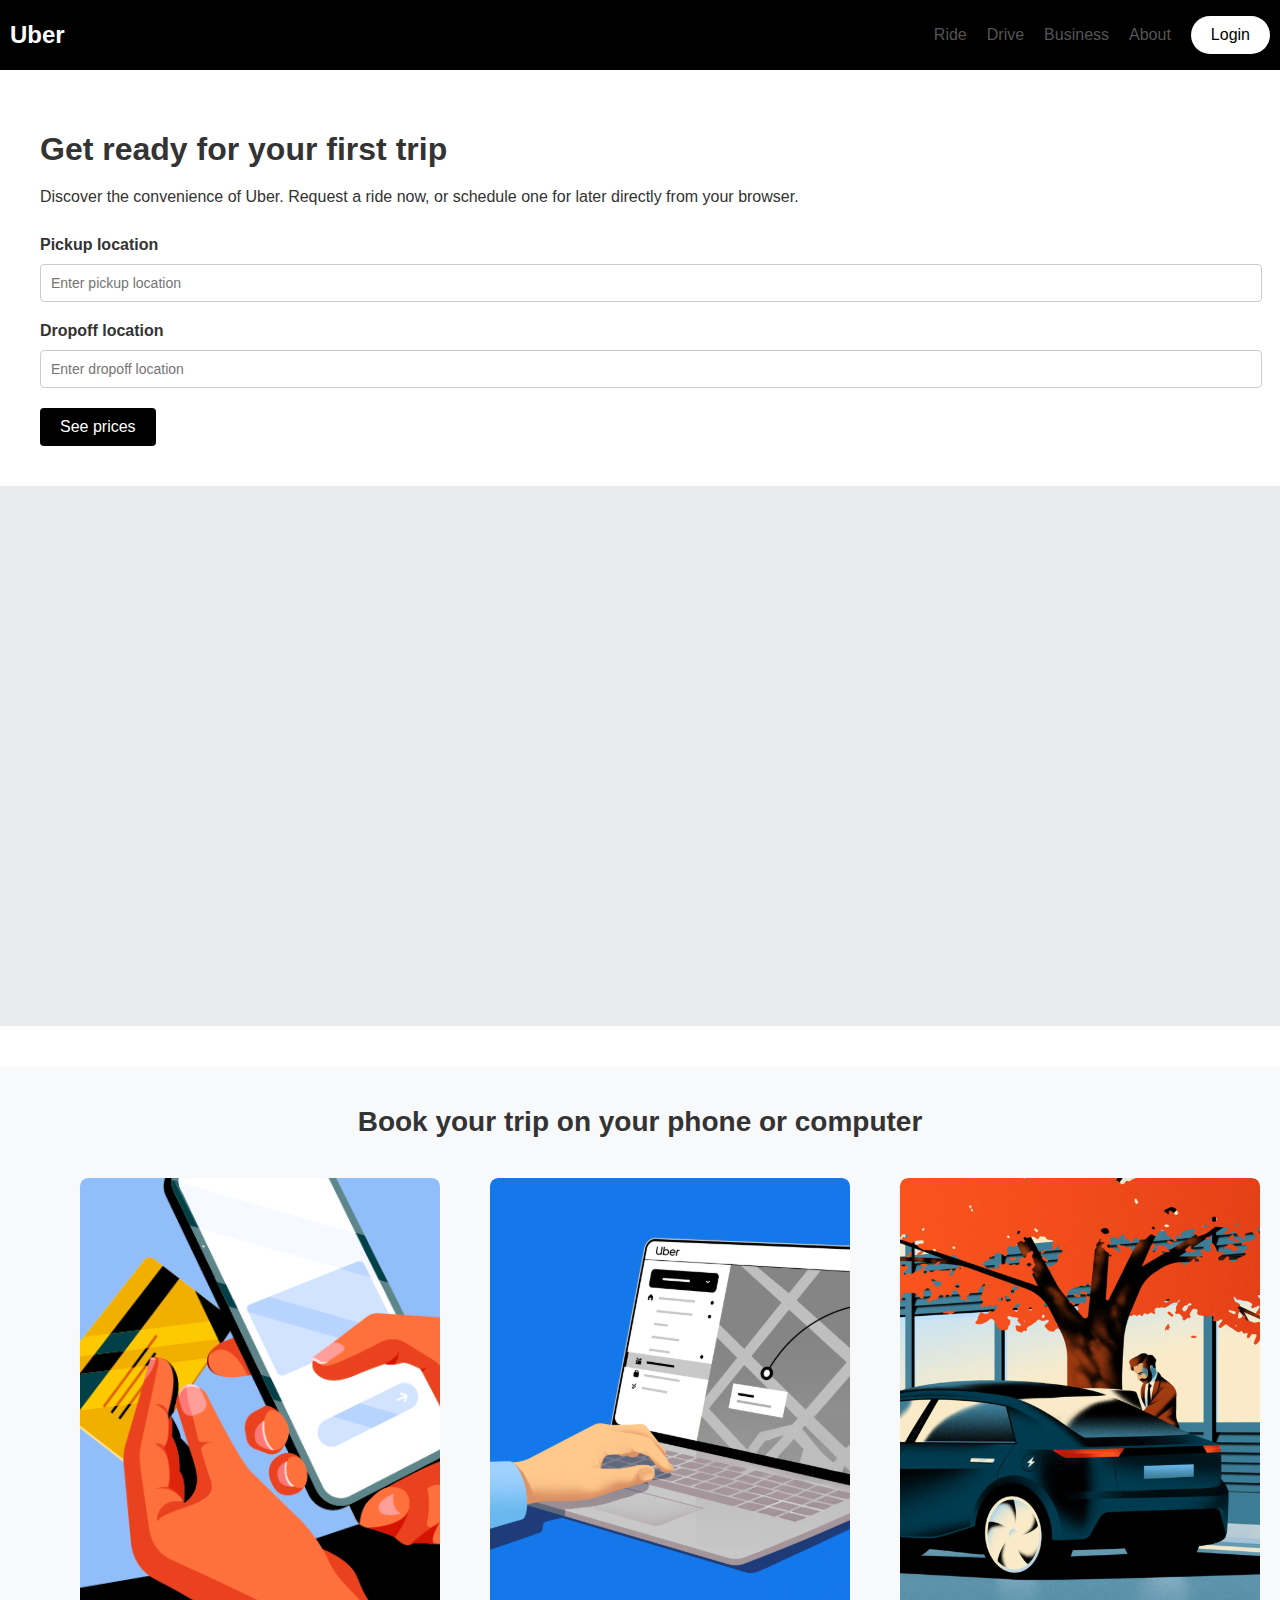
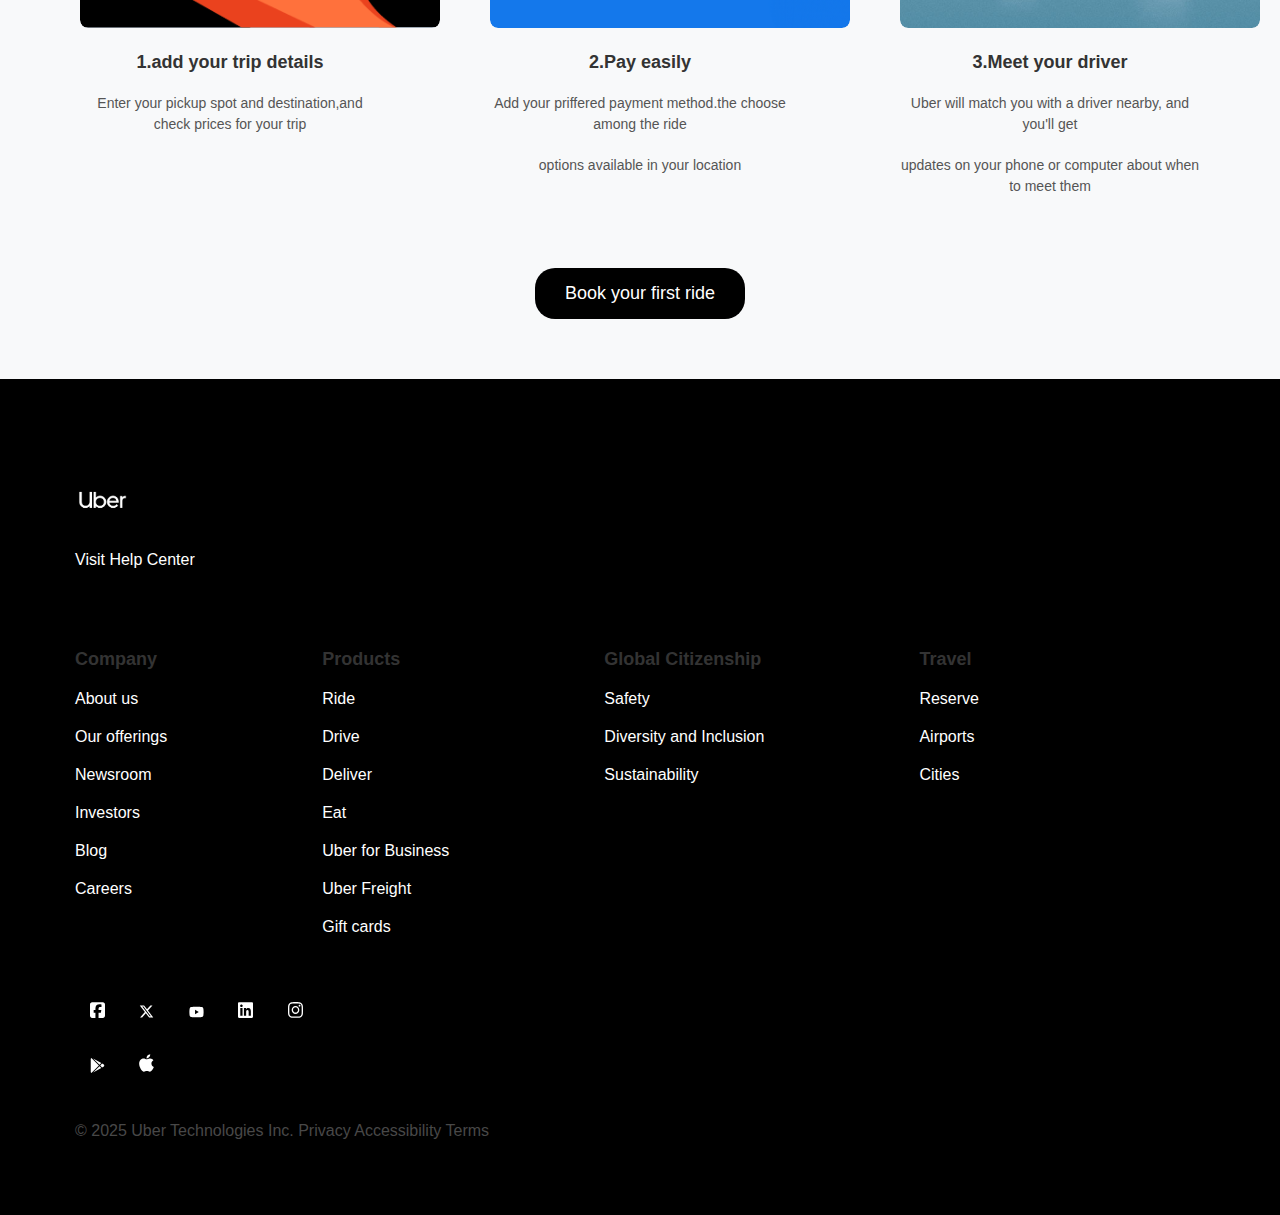
<file: index.html>
<!DOCTYPE html>
<html lang="en">
  <head>
    <meta charset="UTF-8" />
    <meta name="viewport" content="width=device-width, initial-scale=1.0" />
    <title>Uber Trip Page</title>
    <link rel="stylesheet" href="styles.css" />
    <link rel="icon" type="image/x-icon" href="Assets/images/uber.svg" />
  </head>
  <body>
    <header>
      <div class="logo"><a href="index.html">Uber</a></div>
      <div class="top-menu">
        <div class="top-menu-item">Ride</div>
        <div class="top-menu-item">Drive</div>
        <div class="top-menu-item">Business</div>
        <div class="top-menu-item">About</div>
        <div class="Login"><a href="./Login.html">Login</a></div>
        <!-- <div class="top-menu-item">Sign Up</div> -->
      </div>
    </header>
    <div class="page-body">
      <div class="form-container">
        <h1>Get ready for your first trip</h1>
        <p>
          Discover the convenience of Uber. Request a ride now, or schedule one
          for later directly from your browser.
        </p>
        <form>
          <label for="pickup">Pickup location</label>
          <input type="text" id="pickup" placeholder="Enter pickup location" />
          <label for="dropoff">Dropoff location</label>
          <input
            type="text"
            id="dropoff"
            placeholder="Enter dropoff location"
          />
          <button
            type="button"
            onclick="alert('Prices will be displayed here')"
          >
            See prices
          </button>
        </form>
      </div>
      <div class="map-container">
        <div class="map-placeholder">
          <iframe
            src="https://www.google.com/maps/embed?pb=!1m14!1m12!1m3!1d14996.81373633669!2d73.90070865!3d19.999974799999997!2m3!1f0!2f0!3f0!3m2!1i1024!2i768!4f13.1!5e0!3m2!1sen!2sin!4v1736525970050!5m2!1sen!2sin"
            width="1680"
            height="500"
            style="border: 0"
            allowfullscreen=""
            loading="lazy"
            referrerpolicy="no-referrer-when-downgrade"
          ></iframe>
        </div>
      </div>
      <div class="middle-Section">
        <div class="text">Book your trip on your phone or computer</div>

        <div class="first">
          <div class="mid-img">
            <img src="Assets/images/add-payment (1).svg" alt="" />
            <h3>1.add your trip details</h3>
            <p>
              Enter your pickup spot and destination,and check prices for your
              trip
            </p>
          </div>

          <div class="mid-img">
            <img src="Assets/images/book-computer (1).svg" alt="" />
            <h3>2.Pay easily</h3>
            <p>Add your priffered payment method.the choose among the ride</p>
            <p>options available in your location</p>
          </div>

          <div class="mid-img">
            <img src="Assets/images/meet-your-driver (1).svg" alt="" />
            <h3>3.Meet your driver</h3>
            <p>Uber will match you with a driver nearby, and you'll get</p>
            <p>updates on your phone or computer about when to meet them</p>
          </div>
        </div>
        <div class="button">
          <button>Book your first ride</button>
        </div>
      </div>
      <div class="footer">
        <div class="box">
          <div class="section1">
            <div class="logo">
              <img
                src="Assets/images/uberlogo.png"
                alt="uberlogo"
                width="55px"
              />
            </div>
            <a href="#">Visit Help Center</a>
          </div>

          <div class="section2">
            <div class="company">
              <h3>Company</h3>
              <p>About us</p>
              <p>Our offerings</p>
              <p>Newsroom</p>
              <p>Investors</p>
              <p>Blog</p>
              <p>Careers</p>
            </div>
            <div class="products">
              <h3>Products</h3>
              <p>Ride</p>
              <p>Drive</p>
              <p>Deliver</p>
              <p>Eat</p>
              <p>Uber for Business</p>
              <p>Uber Freight</p>
              <p>Gift cards</p>
            </div>
            <div class="global">
              <h3>Global Citizenship</h3>
              <p>Safety</p>
              <p>Diversity and Inclusion</p>
              <p>Sustainability</p>
            </div>
            <div class="travel">
              <h3>Travel</h3>
              <p>Reserve</p>
              <p>Airports</p>
              <p>Cities</p>
            </div>
          </div>

          <div class="section3">
            <div class="visits">
              <a href="https://www.facebook.com/">
                <img src="Assets/images/facebook.svg" alt="Facebook" />
              </a>
              <a href="https://x.com/?mx=2">
                <img src="Assets/images/x-twitter.svg" alt="Twitter" />
              </a>
              <a href="https://www.youtube.com/">
                <img src="Assets/images/youtube.svg" alt="Youtube" />
              </a>
              <a href="https://www.linkedin.com/feed/">
                <img src="Assets/images/linkedin.svg" alt="Linkedin" />
              </a>
              <a href="https://www.instagram.com/">
                <img src="Assets/images/instagram.svg" alt="Instagram" />
              </a>
            </div>
            <div class="getiton">
              <a
                href="https://play.google.com/store/apps/details?id=com.ubercab&hl=en_IN&pli=1"
              >
                <img
                  src="Assets/images/google-play.svg"
                  alt="Get it on Google Play"
                />
              </a>
              <a
                href="https://apps.apple.com/us/app/uber-request-a-ride/id368677368"
              >
                <img
                  src="Assets/images/apple.svg"
                  alt="Get it on Apple Store"
                />
              </a>
            </div>
          </div>

          <div class="section4">
            © 2025 Uber Technologies Inc.
            <a href="#">Privacy</a>
            <a href="#">Accessibility</a>
            <a href="#">Terms</a>
          </div>
        </div>
      </div>
    </div>
  </body>
</html>
</file>
<file: styles.css>
body {
  margin: 0;
  padding: 0;
  font-family: Arial, sans-serif;
  color: #333;
}

header {
  padding: 10px;
  display: flex;
  justify-content: space-between;
  align-items: center;
  background-color: black;
  color: white;
  height: 50px;
}
header .logo a{
  text-decoration: none;
  color: white;
}

.logo {
  font-size: 24px;
  font-weight: bold;
}

.top-menu {
  display: flex;
  align-items: center;
}

.top-menu-item:hover{
  color: white;
}

.top-menu-item {
  margin-left: 20px;
  font-size: 16px;
  cursor: pointer;
  color: #555;
}

.Login{
  background-color: white;
  color: black;
  padding: 10px 20px;
  border-radius: 20px;
  margin-left: 20px;
  font-size: 16px;
  cursor: pointer;
}

.Login a{
  text-decoration: none;
  color: black;
}

.page-body {
  display: flex;
  flex-direction: column;
  width: 100%;
}

.form-container {
  flex: 1;
  padding: 40px;
}

.form-container h1 {
  font-size: 32px;
  margin-bottom: 20px;
}

.form-container p {
  font-size: 16px;
  margin-bottom: 30px;
}

.form-container label {
  display: block;
  margin-bottom: 10px;
  font-weight: bold;
}

.form-container input {
  width: 100%;
  padding: 10px;
  margin-bottom: 20px;
  border: 1px solid #ccc;
  border-radius: 4px;
  font-size: 14px;
}

.form-container button {
  background-color: #000;
  color: #fff;
  padding: 10px 20px;
  border: none;
  border-radius: 4px;
  cursor: pointer;
  font-size: 16px;
}

.form-container button:hover {
  background-color: #333;
}

.map-container {
  height: 60vh;
  background-color: #e9ecef;
  display: flex;
  align-items: center;
  justify-content: center;
  margin-bottom: 40px;
}

/* .map-container iframe {
  width: 100%;
  height: 100%;
  border: 0;
} */

.middle-Section {
  padding: 40px;
  background-color: #f8f9fa;
}

.text {
  font-size: 28px;
  margin-bottom: 20px;
  font-weight: 700;
  text-align: center;
}

.first {
  display: flex;
  align-items: flex-start;
  justify-content: space-around;
  flex-wrap: wrap;
  gap: 30px;
  margin: 40px 0;
}

.mid-img {
  height: 650px;
  width: 400px;
}

.first div {
  text-align: center;
  max-width: 300px;
}

.first p {
  line-height: 1.5;
  font-size: 14px;
  color: #555;
}

h3 {
  margin-top: 15px;
  font-size: 18px;
  font-weight: bold;
  color: #333;
}

.button {
  text-align: center;
  margin: 20px 0;
}

.button button {
  padding: 15px 30px;
  background-color: black;
  color: white;
  font-size: 18px;
  border: none;
  border-radius: 20px;
  cursor: pointer;
}

.button button:hover {
  background-color: #333;
}

.footer{
  background-color: black;
    color: white;
    font-family: "Mula", sans-serif;
  }
  
  .box{
    margin: 75px;
  }
  
  .section1 a{
  cursor: pointer;
  text-decoration: none;
  color: white;
}

.logo{
  padding-top: 30px;
  padding-bottom: 30px;
}

.section1{
  margin-bottom: 60px;
}

.section3{
  margin-bottom: 50px;
}

.section4{
  color: rgb(72, 72, 72);
}

.section3 a{
  text-decoration: none;
  color: white;
}

.section4 a{
  text-decoration: none;
  color: rgb(72, 72, 72);
}

.section3 img{
  filter: invert(1);
  width: 15px;
  margin: 15px;
}

div.section3{
  margin: 30px 0px;

}

.section2{
  display: flex;
  justify-content: space-between;
  padding-right: 20%;
  
}

h3, p{
  margin: 20px 0px;

}
</file>
